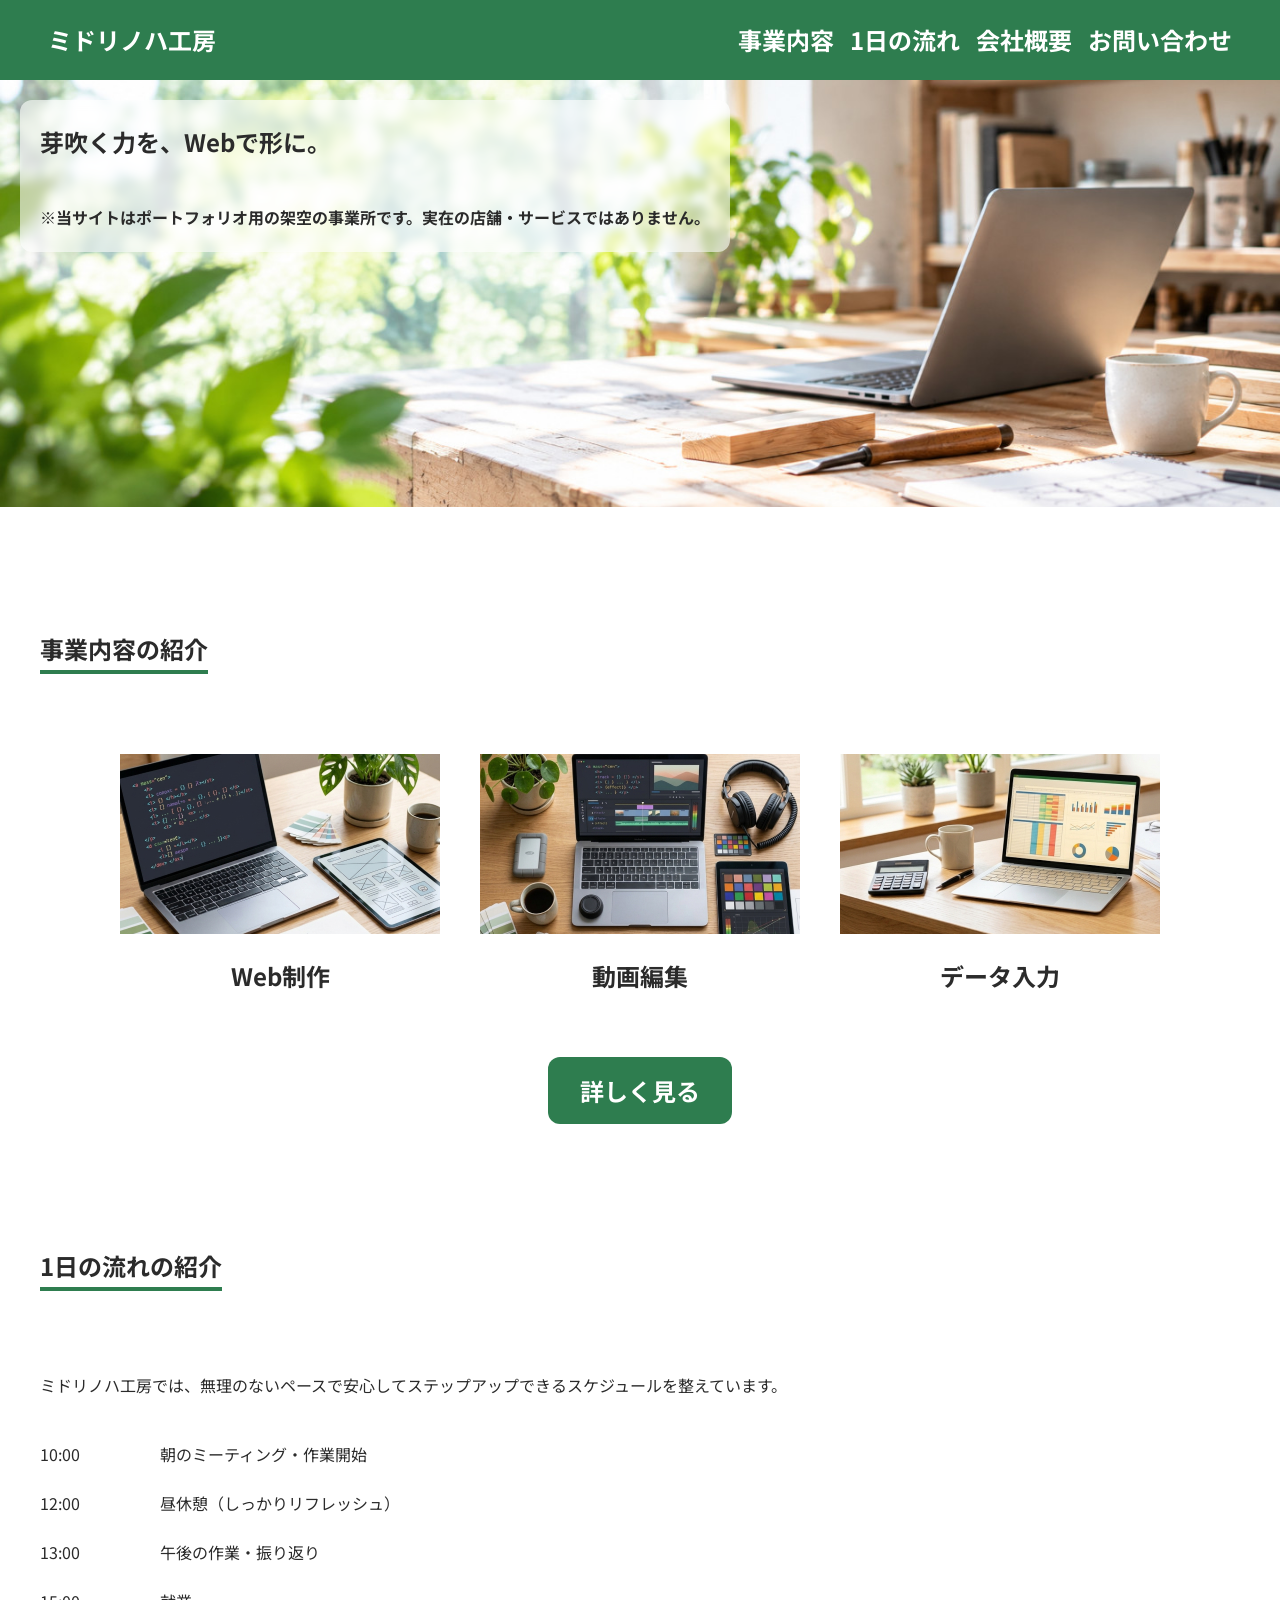
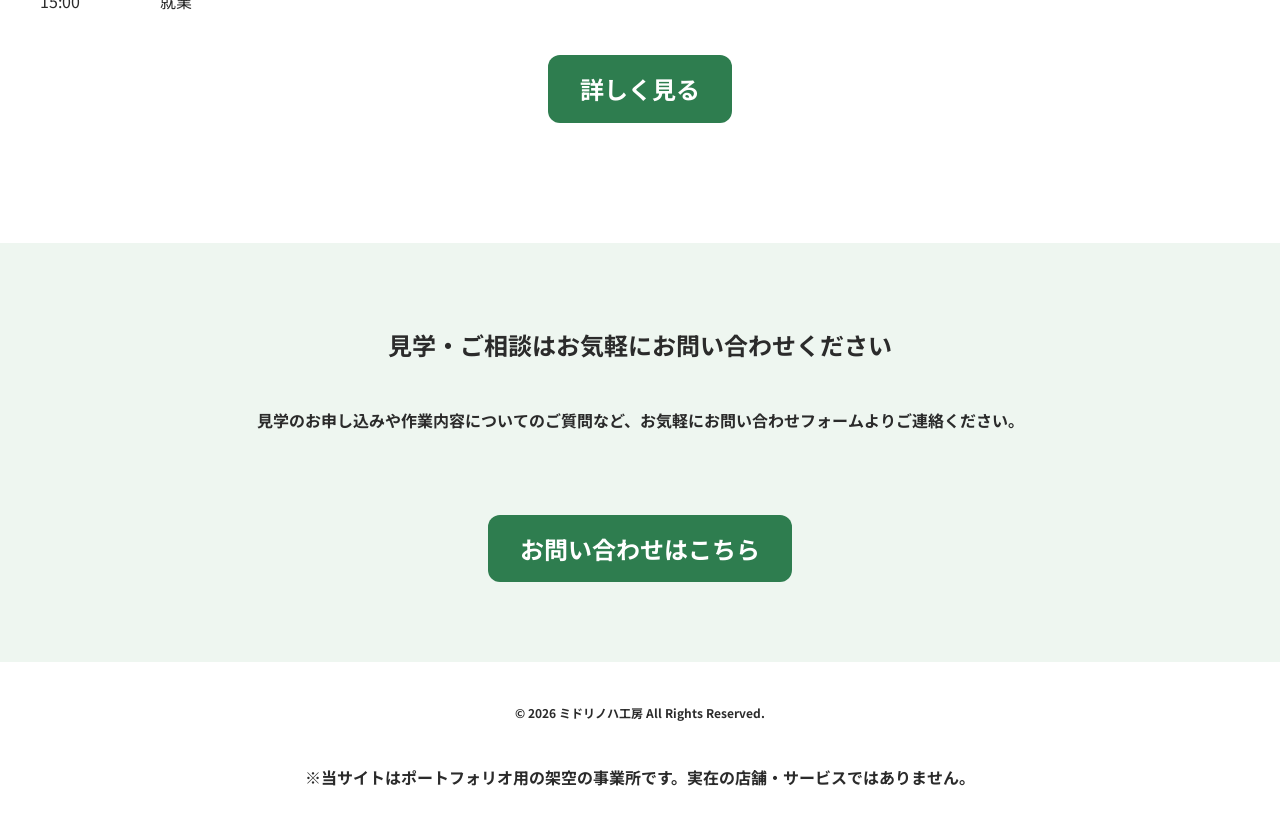
<file: index.html>
<!doctype html>
<html lang="ja">
  <head>
    <meta charset="UTF-8" />
    <meta name="robots" content="noindex, nofollow" />
    <link rel="icon" href="./assets/images/favicon.svg" type="image/svg+xml" />
    <meta name="viewport" content="width=device-width, initial-scale=1.0" />
    <title>ミドリノハ工房</title>
    <meta
      name="description"
      content="一人ひとりのペースで働くことを応援する事業所「ミドリノハ工房」。Web制作・動画編集・データ入力の仕事と1日の流れを紹介します。※ポートフォリオ用の架空のサイトです。"
    />
    <link rel="preconnect" href="https://fonts.googleapis.com" />
    <link rel="preconnect" href="https://fonts.gstatic.com" crossorigin />
    <link
      href="https://fonts.googleapis.com/css2?family=Noto+Sans+JP:wght@100..900&family=Playfair+Display:ital,wght@0,400..900;1,400..900&display=swap"
      rel="stylesheet"
    />
    <link rel="stylesheet" href="./assets/css/ress.min.css" />
    <link rel="stylesheet" href="./assets/css/style.css" />
  </head>
  <body>
    <header class="header">
      <div class="header__inner inner">
        <p class="header__logo"><a href="./index.html">ミドリノハ工房</a></p>
        <button
          class="hamburger"
          aria-label="メニューを開く"
          aria-expanded="false"
          aria-controls="global-nav"
        >
          <span></span>
          <span></span>
          <span></span>
        </button>
        <nav class="nav" id="global-nav" aria-label="グローバルナビゲーション">
          <ul class="nav__list">
            <li><a href="./service.html">事業内容</a></li>
            <li><a href="./schedule.html">1日の流れ</a></li>
            <li><a href="./about.html">会社概要</a></li>
            <li><a href="./contact.html">お問い合わせ</a></li>
          </ul>
        </nav>
      </div>
    </header>

    <main>
      <div class="hero">
        <div class="hero__img">
          <img
            src="./assets/images/hero.jpg"
            alt="陽だまりの木製ワークスペース"
          />
        </div>
        <div class="hero__overlay">
          <h1 class="hero__catch">芽吹く力を、Webで形に。</h1>
          <p class="hero__note">
            ※当サイトはポートフォリオ用の架空の事業所です。実在の店舗・サービスではありません。
          </p>
        </div>
      </div>

      <section class="top-service">
        <div class="inner">
          <h2 class="section-title">事業内容の紹介</h2>
          <ul class="top-service__list">
            <li>
              <figure>
                <img src="./assets/images/service-web.jpg" alt="Web制作" />
                <figcaption>Web制作</figcaption>
              </figure>
            </li>
            <li>
              <figure>
                <img src="./assets/images/service-video.jpg" alt="動画編集" />
                <figcaption>動画編集</figcaption>
              </figure>
            </li>
            <li>
              <figure>
                <img src="./assets/images/service-data.jpg" alt="データ入力" />
                <figcaption>データ入力</figcaption>
              </figure>
            </li>
          </ul>
          <div class="top-service__more">
            <a href="./service.html" class="button">詳しく見る</a>
          </div>
        </div>
      </section>

      <section class="top-schedule">
        <div class="inner">
          <h2 class="section-title">1日の流れの紹介</h2>
          <p class="top-schedule__text">
            ミドリノハ工房では、無理のないペースで安心してステップアップできるスケジュールを整えています。
          </p>
          <ul class="top-schedule__list">
            <li>
              <time datetime="10:00">10:00</time>
              <p>朝のミーティング・作業開始</p>
            </li>
            <li>
              <time datetime="12:00">12:00</time>
              <p>昼休憩（しっかりリフレッシュ）</p>
            </li>
            <li>
              <time datetime="13:00">13:00</time>
              <p>午後の作業・振り返り</p>
            </li>
            <li>
              <time datetime="15:00">15:00</time>
              <p>就業</p>
            </li>
          </ul>
          <div class="top-schedule__more">
            <a href="./schedule.html" class="button">詳しく見る</a>
          </div>
        </div>
      </section>

      <section class="cta">
        <div class="inner">
          <h2 class="cta__title">見学・ご相談はお気軽にお問い合わせください</h2>
          <p class="cta__text">
            見学のお申し込みや作業内容についてのご質問など、お気軽にお問い合わせフォームよりご連絡ください。
          </p>
          <a href="./contact.html" class="button">お問い合わせはこちら</a>
        </div>
      </section>
    </main>

    <footer class="footer">
      <div class="inner">
        <small class="footer__copy">
          © 2026 ミドリノハ工房 All Rights Reserved.
        </small>
        <p class="footer__note">
          ※当サイトはポートフォリオ用の架空の事業所です。実在の店舗・サービスではありません。
        </p>
      </div>
    </footer>

    <script src="./assets/js/main.js"></script>
  </body>
</html>
</file>
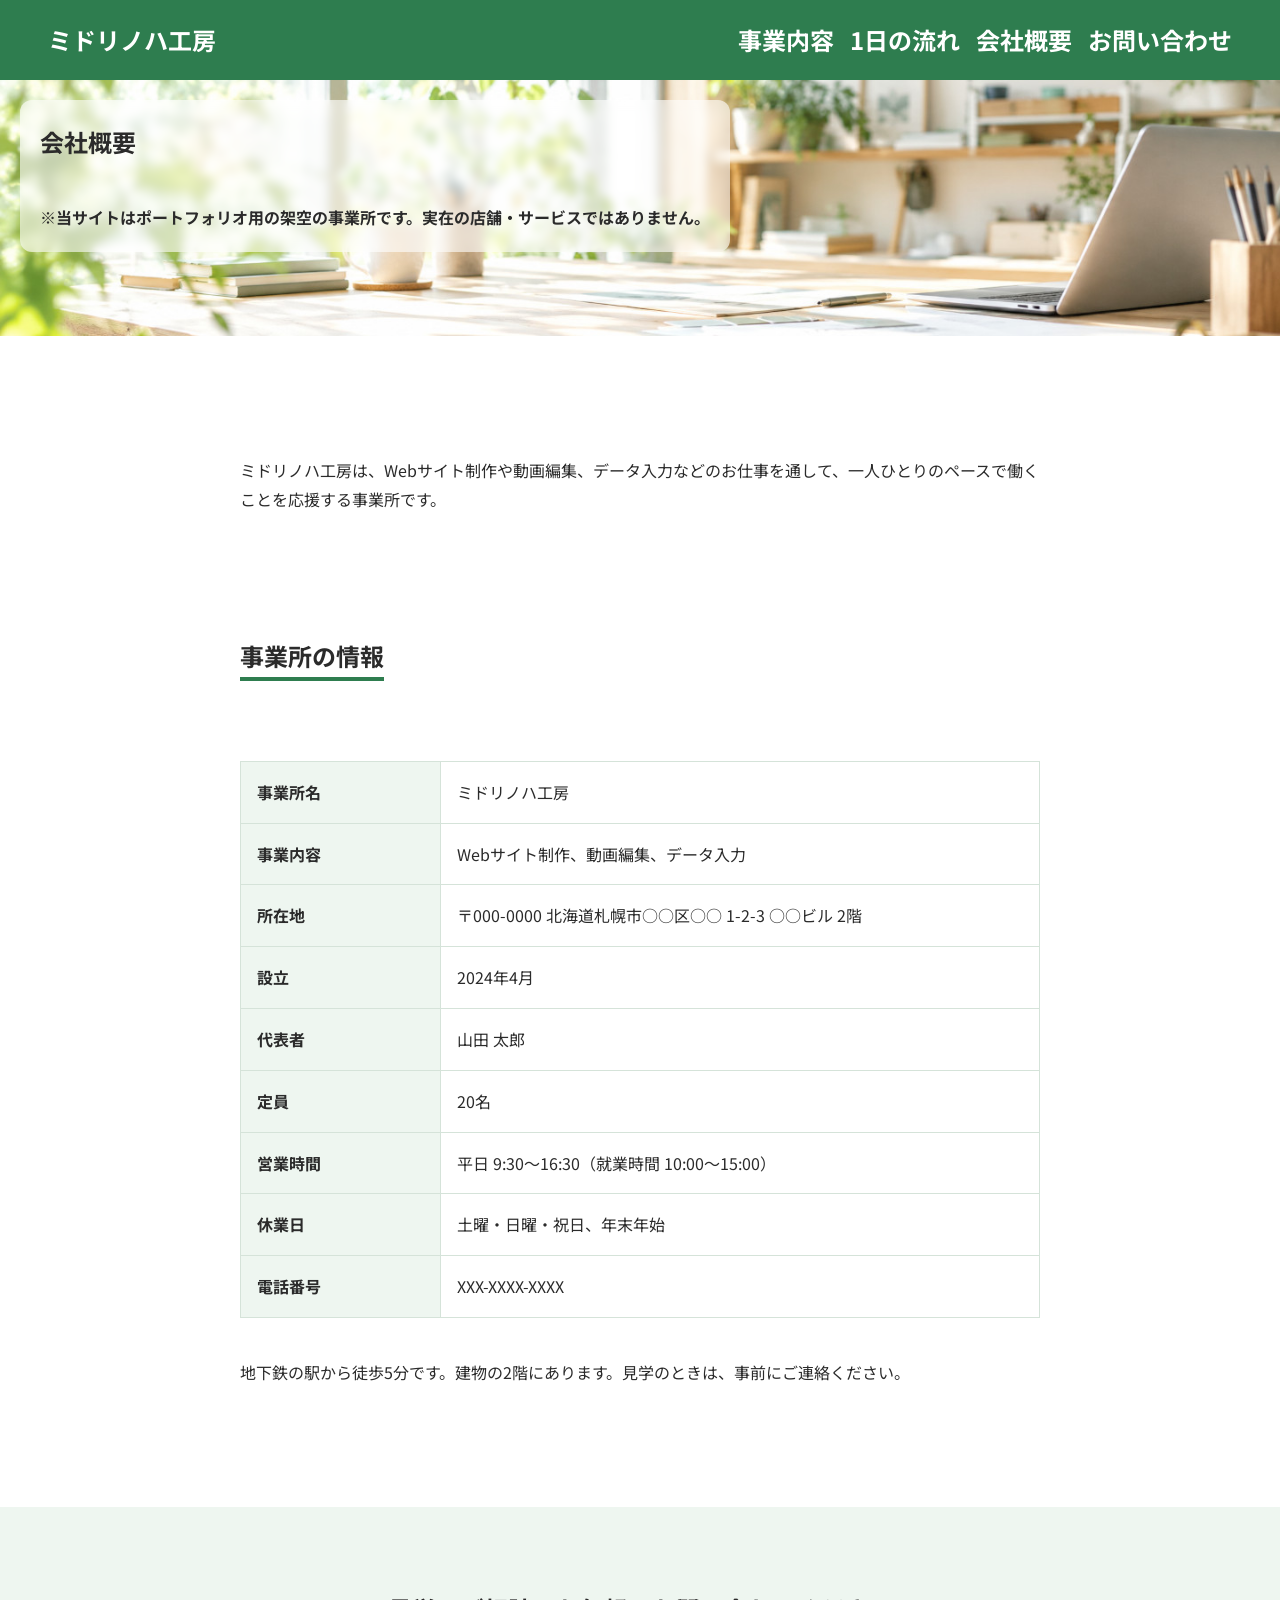
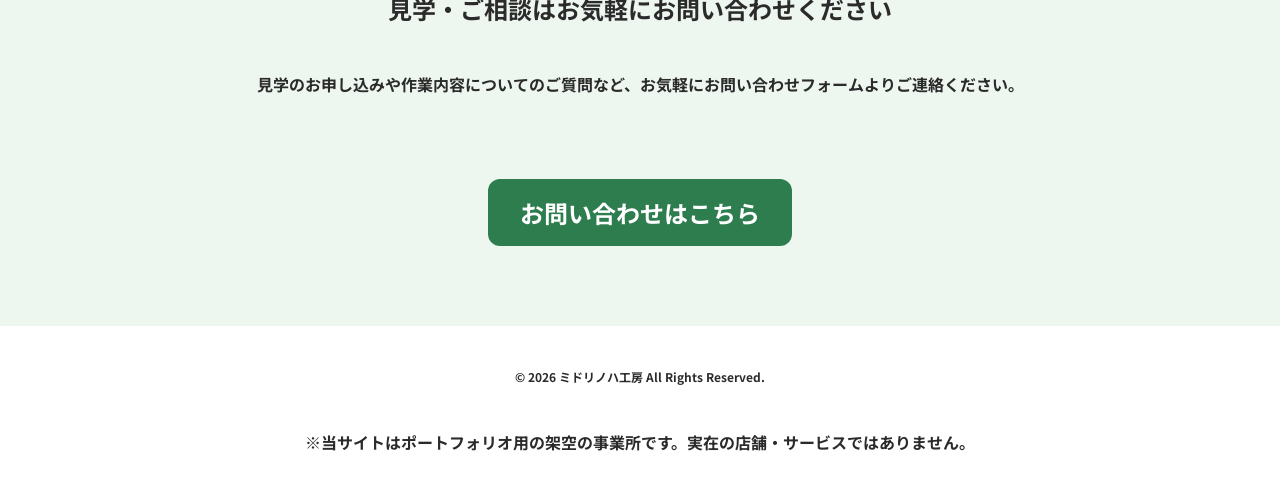
<file: about.html>
<!doctype html>
<html lang="ja">
  <head>
    <meta charset="UTF-8" />
    <meta name="robots" content="noindex, nofollow" />
    <link rel="icon" href="./assets/images/favicon.svg" type="image/svg+xml" />
    <meta name="viewport" content="width=device-width, initial-scale=1.0" />
    <title>会社概要 - ミドリノハ工房</title>
    <meta
      name="description"
      content="ミドリノハ工房の事業所概要です。事業内容、所在地、営業時間、定員などの基本情報をまとめています。※所在地や電話番号は架空のものです。ポートフォリオ用のサイトです。"
    />
    <link rel="preconnect" href="https://fonts.googleapis.com" />
    <link rel="preconnect" href="https://fonts.gstatic.com" crossorigin />
    <link
      href="https://fonts.googleapis.com/css2?family=Noto+Sans+JP:wght@100..900&family=Playfair+Display:ital,wght@0,400..900;1,400..900&display=swap"
      rel="stylesheet"
    />
    <link rel="stylesheet" href="./assets/css/ress.min.css" />
    <link rel="stylesheet" href="./assets/css/style.css" />
  </head>
  <body>
    <header class="header">
      <div class="header__inner inner">
        <p class="header__logo"><a href="./index.html">ミドリノハ工房</a></p>
        <button
          class="hamburger"
          aria-label="メニューを開く"
          aria-expanded="false"
          aria-controls="global-nav"
        >
          <span></span>
          <span></span>
          <span></span>
        </button>
        <nav class="nav" id="global-nav" aria-label="グローバルナビゲーション">
          <ul class="nav__list">
            <li><a href="./service.html">事業内容</a></li>
            <li><a href="./schedule.html">1日の流れ</a></li>
            <li><a href="./about.html">会社概要</a></li>
            <li><a href="./contact.html">お問い合わせ</a></li>
          </ul>
        </nav>
      </div>
    </header>

    <main>
      <div class="page-header">
        <div class="page-header__img">
          <img
            src="./assets/images/page-header.jpg"
            alt="陽光あふれる緑のクリエイティブデスク"
          />
        </div>
        <div class="page-header__overlay">
          <h1 class="page-header__title">会社概要</h1>
          <p class="page-header__note">
            ※当サイトはポートフォリオ用の架空の事業所です。実在の店舗・サービスではありません。
          </p>
        </div>
      </div>

      <div class="about">
        <div class="inner-narrow">
          <p class="page-desc">
            ミドリノハ工房は、Webサイト制作や動画編集、データ入力などのお仕事を通して、一人ひとりのペースで働くことを応援する事業所です。
          </p>
          <section class="about-info">
            <h2 class="section-title">事業所の情報</h2>
            <table class="about-info__table">
              <tbody>
                <tr>
                  <th>事業所名</th>
                  <td>ミドリノハ工房</td>
                </tr>
                <tr>
                  <th>事業内容</th>
                  <td>Webサイト制作、動画編集、データ入力</td>
                </tr>
                <tr>
                  <th>所在地</th>
                  <td>〒000-0000 北海道札幌市○○区○○ 1-2-3 ○○ビル 2階</td>
                </tr>
                <tr>
                  <th>設立</th>
                  <td>2024年4月</td>
                </tr>
                <tr>
                  <th>代表者</th>
                  <td>山田 太郎</td>
                </tr>
                <tr>
                  <th>定員</th>
                  <td>20名</td>
                </tr>
                <tr>
                  <th>営業時間</th>
                  <td>平日 9:30〜16:30（就業時間 10:00〜15:00）</td>
                </tr>
                <tr>
                  <th>休業日</th>
                  <td>土曜・日曜・祝日、年末年始</td>
                </tr>
                <tr>
                  <th>電話番号</th>
                  <td>XXX-XXXX-XXXX</td>
                </tr>
              </tbody>
            </table>
            <p class="about-info__access">
              地下鉄の駅から徒歩5分です。建物の2階にあります。見学のときは、事前にご連絡ください。
            </p>
          </section>
        </div>
      </div>

      <section class="cta">
        <div class="inner">
          <h2 class="cta__title">見学・ご相談はお気軽にお問い合わせください</h2>
          <p class="cta__text">
            見学のお申し込みや作業内容についてのご質問など、お気軽にお問い合わせフォームよりご連絡ください。
          </p>
          <a href="./contact.html" class="button">お問い合わせはこちら</a>
        </div>
      </section>
    </main>

    <footer class="footer">
      <div class="inner">
        <small class="footer__copy">
          © 2026 ミドリノハ工房 All Rights Reserved.
        </small>
        <p class="footer__note">
          ※当サイトはポートフォリオ用の架空の事業所です。実在の店舗・サービスではありません。
        </p>
      </div>
    </footer>

    <script src="./assets/js/main.js"></script>
  </body>
</html>
</file>
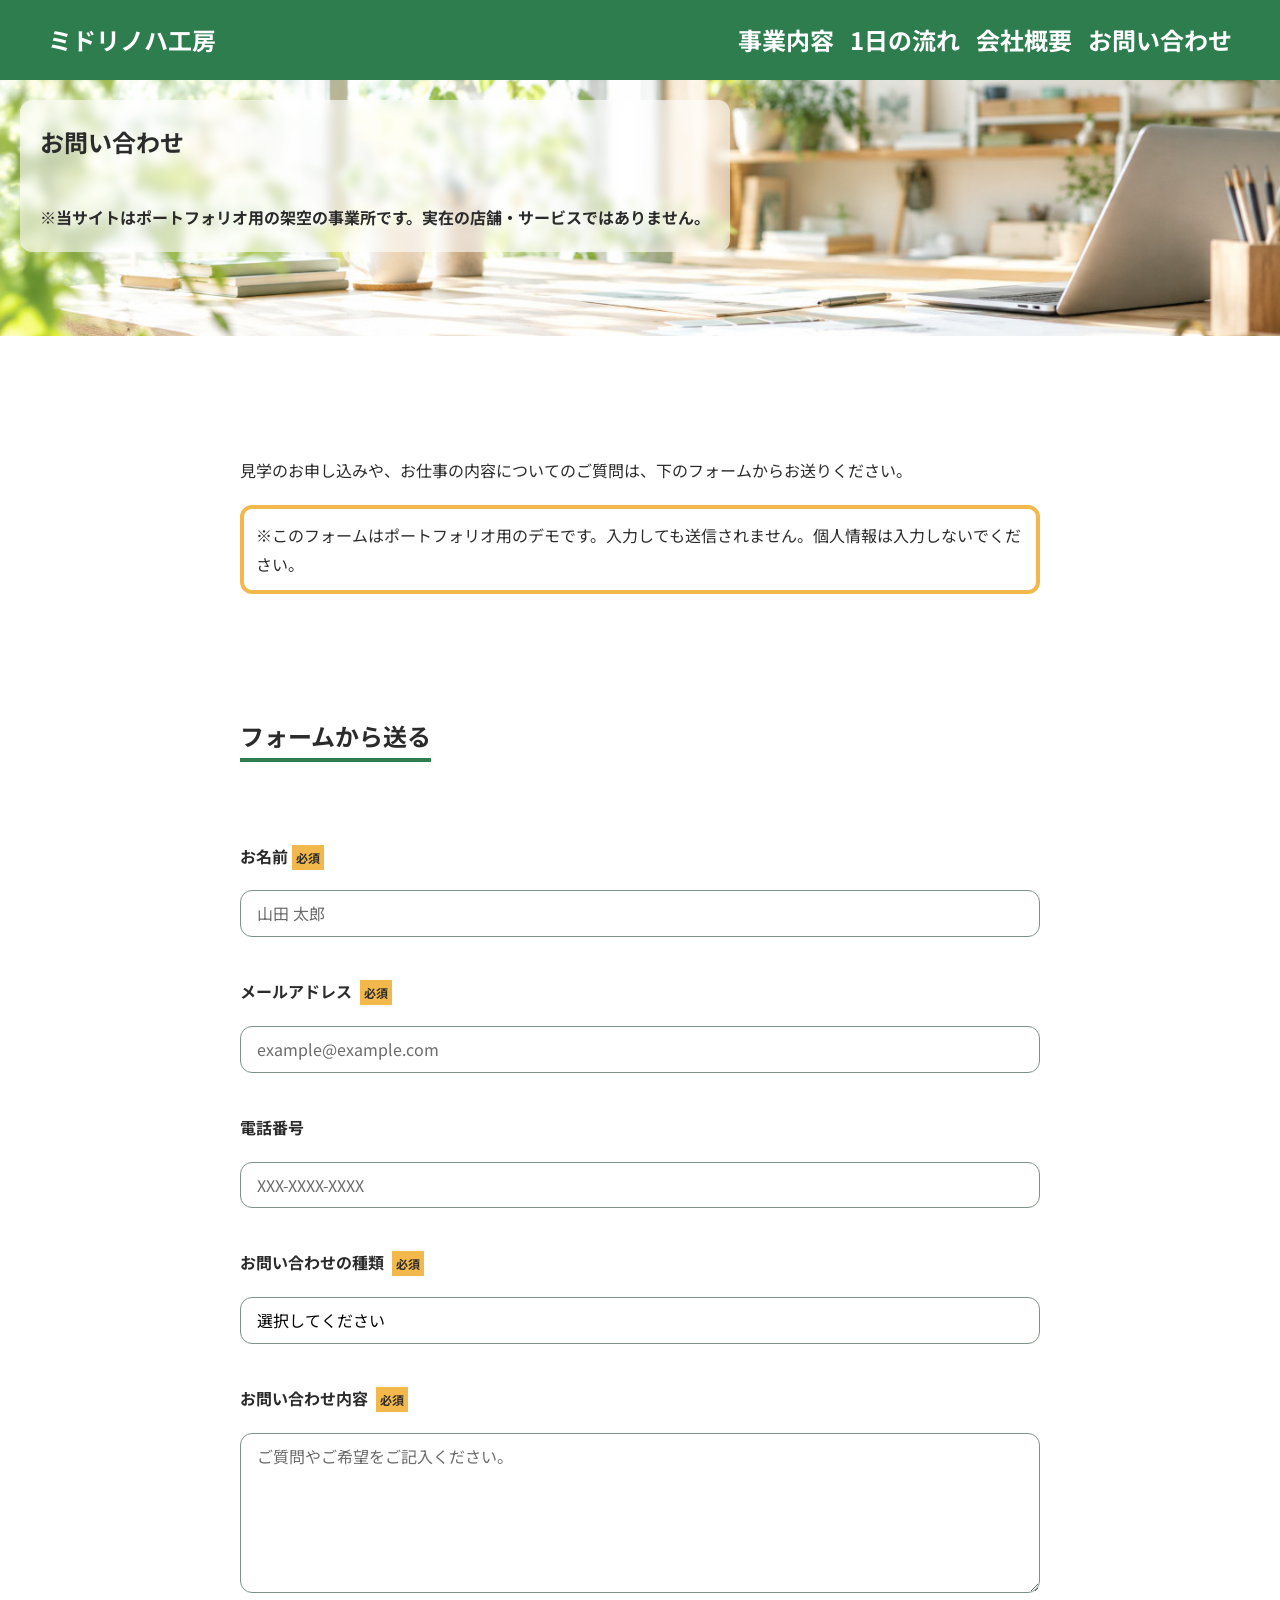
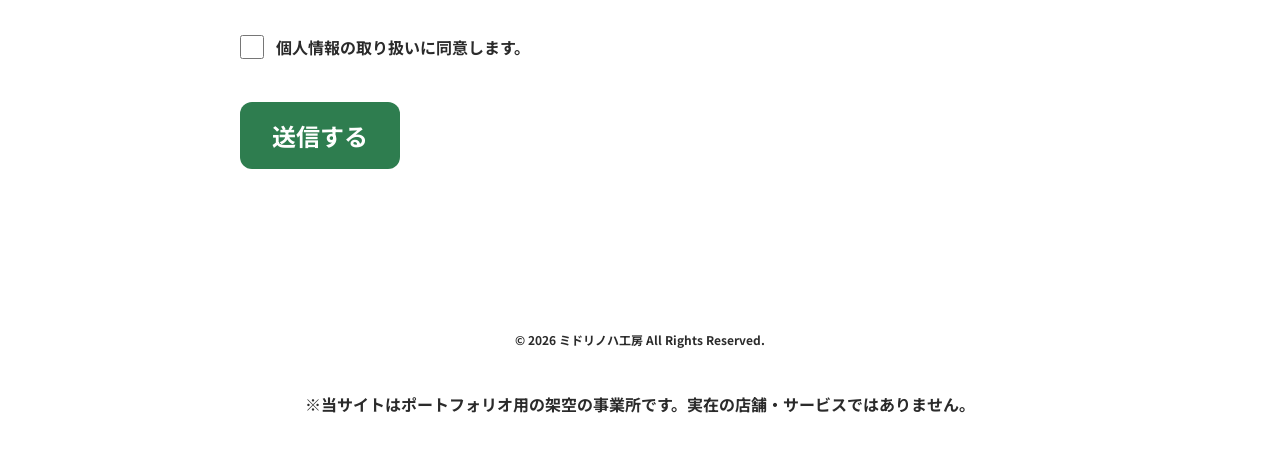
<file: contact.html>
<!doctype html>
<html lang="ja">
  <head>
    <meta charset="UTF-8" />
    <meta name="robots" content="noindex, nofollow" />
    <link rel="icon" href="./assets/images/favicon.svg" type="image/svg+xml" />
    <meta name="viewport" content="width=device-width, initial-scale=1.0" />
    <title>お問い合わせ - ミドリノハ工房</title>
    <meta
      name="description"
      content="ミドリノハ工房への見学のお申し込みやご質問のためのお問い合わせフォームです。※デモのため、入力しても送信されません。ポートフォリオ用の架空のサイトです。"
    />
    <link rel="preconnect" href="https://fonts.googleapis.com" />
    <link rel="preconnect" href="https://fonts.gstatic.com" crossorigin />
    <link
      href="https://fonts.googleapis.com/css2?family=Noto+Sans+JP:wght@100..900&family=Playfair+Display:ital,wght@0,400..900;1,400..900&display=swap"
      rel="stylesheet"
    />
    <link rel="stylesheet" href="./assets/css/ress.min.css" />
    <link rel="stylesheet" href="./assets/css/style.css" />
  </head>
  <body>
    <header class="header">
      <div class="header__inner inner">
        <p class="header__logo"><a href="./index.html">ミドリノハ工房</a></p>
        <button
          class="hamburger"
          aria-label="メニューを開く"
          aria-expanded="false"
          aria-controls="global-nav"
        >
          <span></span>
          <span></span>
          <span></span>
        </button>
        <nav class="nav" id="global-nav" aria-label="グローバルナビゲーション">
          <ul class="nav__list">
            <li><a href="./service.html">事業内容</a></li>
            <li><a href="./schedule.html">1日の流れ</a></li>
            <li><a href="./about.html">会社概要</a></li>
            <li><a href="./contact.html">お問い合わせ</a></li>
          </ul>
        </nav>
      </div>
    </header>

    <main>
      <div class="page-header">
        <div class="page-header__img">
          <img
            src="./assets/images/page-header.jpg"
            alt="陽光あふれる緑のクリエイティブデスク"
          />
        </div>
        <div class="page-header__overlay">
          <h1 class="page-header__title">お問い合わせ</h1>
          <p class="page-header__note">
            ※当サイトはポートフォリオ用の架空の事業所です。実在の店舗・サービスではありません。
          </p>
        </div>
      </div>

      <div class="contact">
        <div class="inner-narrow">
          <div class="page-desc">
            <p>
              見学のお申し込みや、お仕事の内容についてのご質問は、下のフォームからお送りください。
            </p>
            <p class="contact__note">
              ※このフォームはポートフォリオ用のデモです。入力しても送信されません。個人情報は入力しないでください。
            </p>
          </div>
          <section class="contact-form">
            <h2 class="section-title">フォームから送る</h2>
            <form>
              <div class="contact-form__field">
                <label for="contact-name" class="is-required">お名前</label>
                <input
                  type="text"
                  name="contact-name"
                  id="contact-name"
                  required
                  placeholder="山田 太郎"
                />
              </div>
              <div class="contact-form__field">
                <label for="contact-email" class="is-required">
                  メールアドレス
                </label>
                <input
                  type="email"
                  name="contact-email"
                  id="contact-email"
                  required
                  placeholder="example@example.com"
                />
              </div>
              <div class="contact-form__field">
                <label for="contact-tel">電話番号</label>
                <input
                  type="tel"
                  name="contact-tel"
                  id="contact-tel"
                  placeholder="XXX-XXXX-XXXX"
                />
              </div>
              <div class="contact-form__field">
                <label for="contact-type" class="is-required">
                  お問い合わせの種類
                </label>
                <select name="contact-type" id="contact-type" required>
                  <option value="">選択してください</option>
                  <option value="visit">見学を希望する</option>
                  <option value="service">事業内容について知りたい</option>
                  <option value="flow">利用の流れについて知りたい</option>
                  <option value="other">その他</option>
                </select>
              </div>
              <div class="contact-form__field">
                <label for="contact-message" class="is-required">
                  お問い合わせ内容
                </label>
                <textarea
                  name="contact-message"
                  id="contact-message"
                  required
                  placeholder="ご質問やご希望をご記入ください。"
                ></textarea>
              </div>
              <div class="contact-form__privacy-field">
                <input
                  type="checkbox"
                  name="contact-privacy"
                  id="contact-privacy"
                  required
                />
                <label for="contact-privacy">
                  個人情報の取り扱いに同意します。
                </label>
              </div>
              <button type="submit" class="button">送信する</button>
              <p class="contact-form__result" role="status" hidden>
                お問い合わせありがとうございます。※これはデモのため、実際には送信されていません。
              </p>
            </form>
          </section>
        </div>
      </div>
    </main>

    <footer class="footer">
      <div class="inner">
        <small class="footer__copy">
          © 2026 ミドリノハ工房 All Rights Reserved.
        </small>
        <p class="footer__note">
          ※当サイトはポートフォリオ用の架空の事業所です。実在の店舗・サービスではありません。
        </p>
      </div>
    </footer>

    <script src="./assets/js/main.js"></script>
  </body>
</html>
</file>
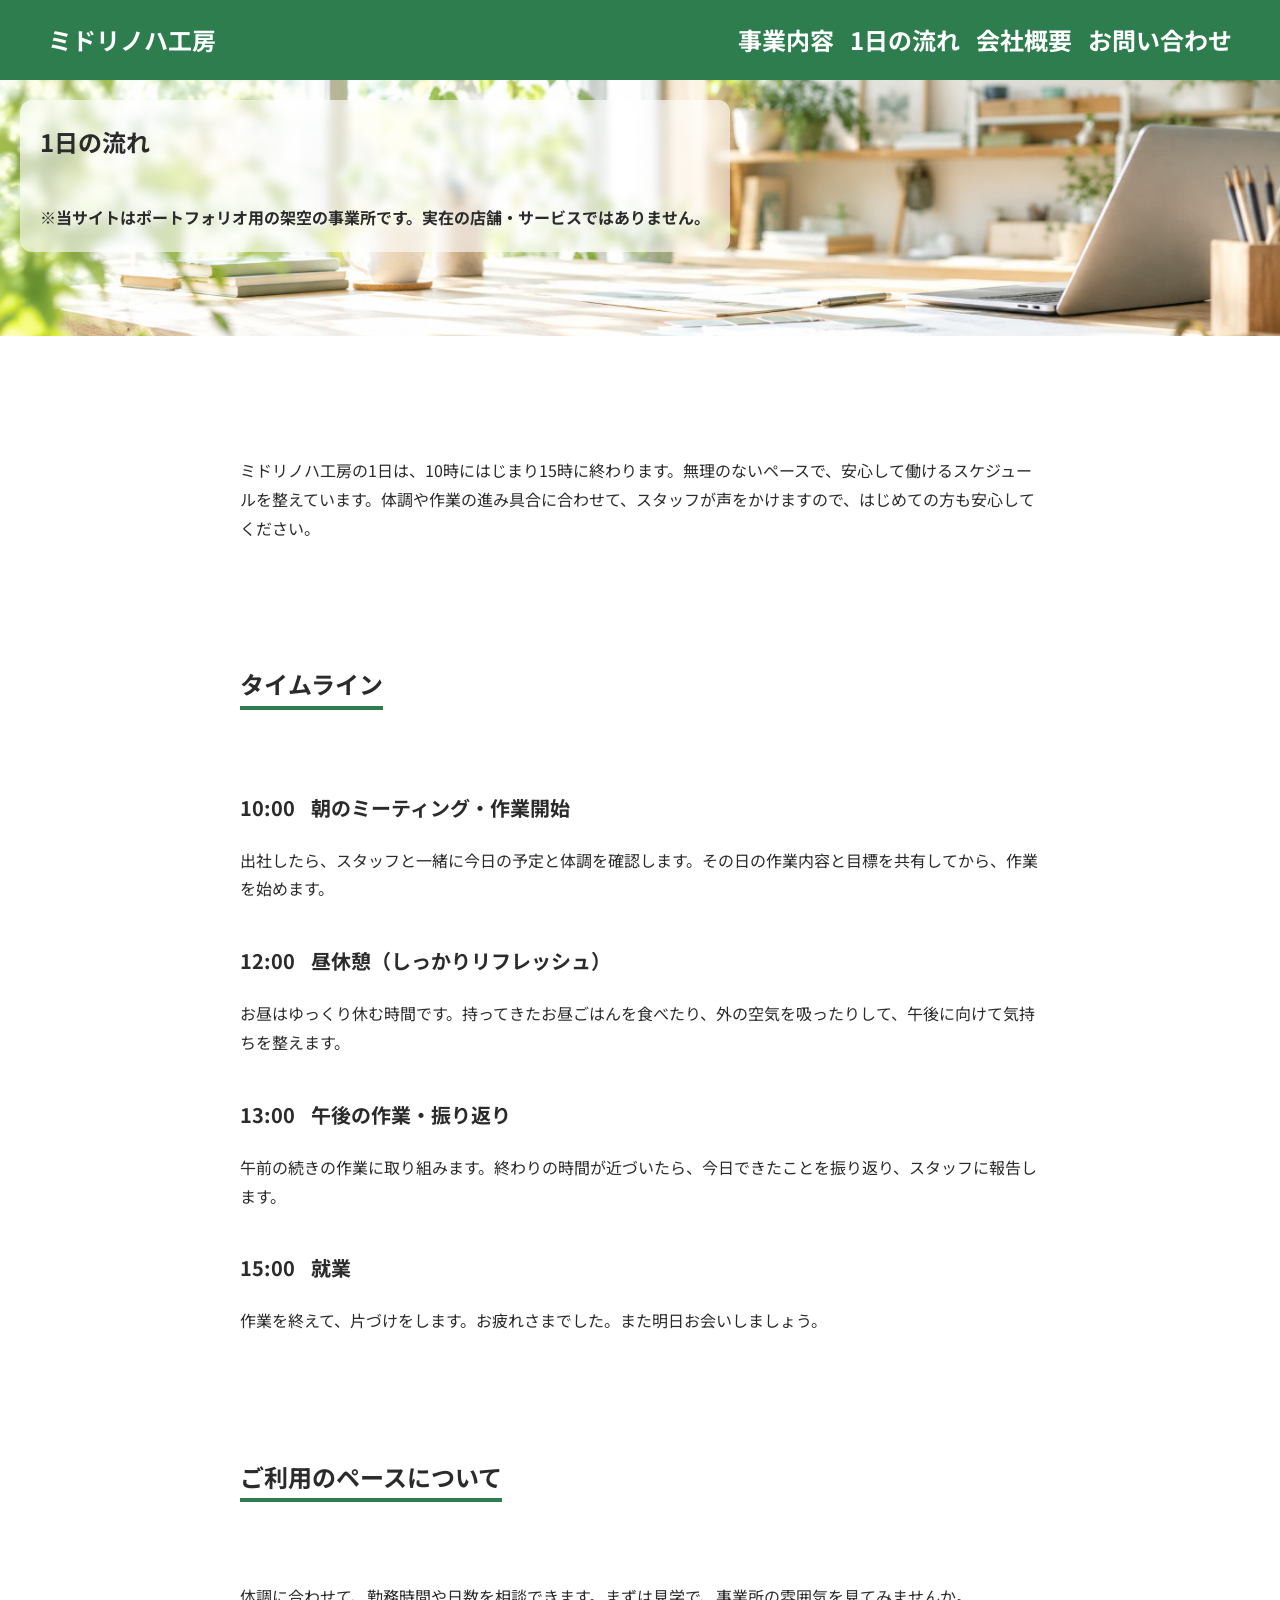
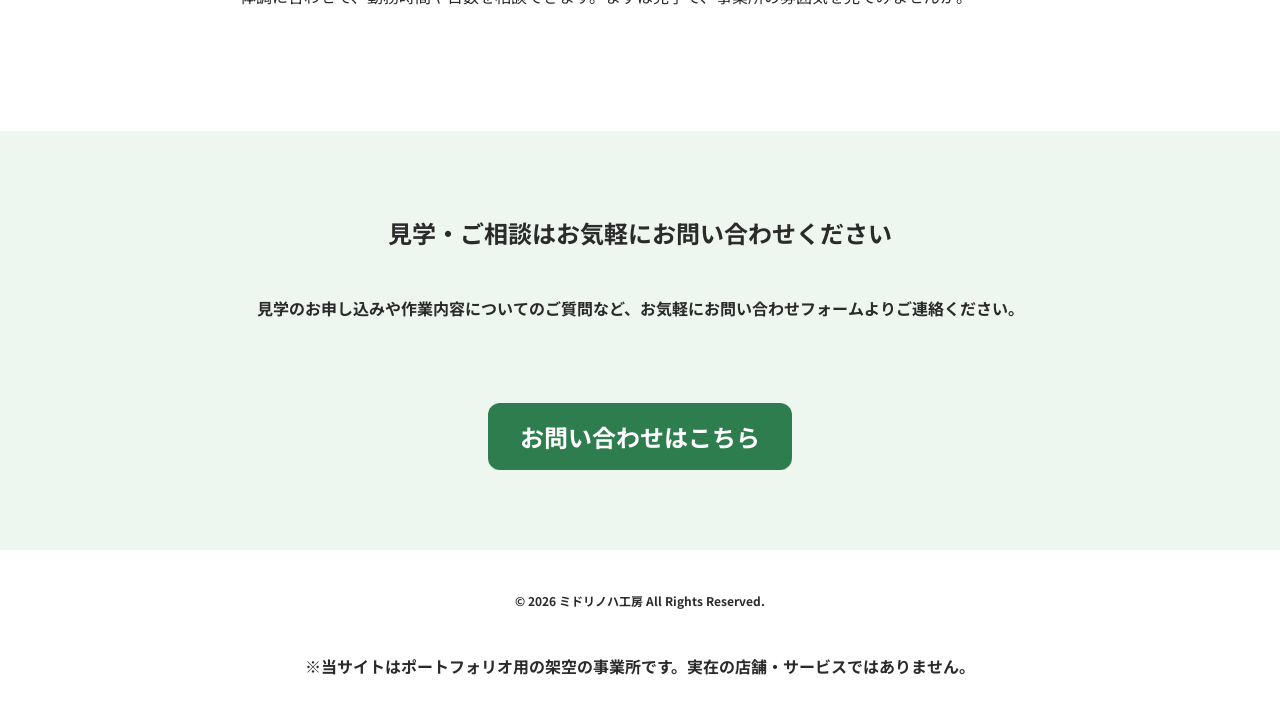
<file: schedule.html>
<!doctype html>
<html lang="ja">
  <head>
    <meta charset="UTF-8" />
    <meta name="robots" content="noindex, nofollow" />
    <link rel="icon" href="./assets/images/favicon.svg" type="image/svg+xml" />
    <meta name="viewport" content="width=device-width, initial-scale=1.0" />
    <title>1日の流れ - ミドリノハ工房</title>
    <meta
      name="description"
      content="ミドリノハ工房の1日の流れを紹介します。10時の朝のミーティングから15時の就業まで、無理のないスケジュールとご利用のペースをご案内します。※ポートフォリオ用の架空のサイトです。"
    />
    <link rel="preconnect" href="https://fonts.googleapis.com" />
    <link rel="preconnect" href="https://fonts.gstatic.com" crossorigin />
    <link
      href="https://fonts.googleapis.com/css2?family=Noto+Sans+JP:wght@100..900&family=Playfair+Display:ital,wght@0,400..900;1,400..900&display=swap"
      rel="stylesheet"
    />
    <link rel="stylesheet" href="./assets/css/ress.min.css" />
    <link rel="stylesheet" href="./assets/css/style.css" />
  </head>
  <body>
    <header class="header">
      <div class="header__inner inner">
        <p class="header__logo"><a href="./index.html">ミドリノハ工房</a></p>
        <button
          class="hamburger"
          aria-label="メニューを開く"
          aria-expanded="false"
          aria-controls="global-nav"
        >
          <span></span>
          <span></span>
          <span></span>
        </button>
        <nav class="nav" id="global-nav" aria-label="グローバルナビゲーション">
          <ul class="nav__list">
            <li><a href="./service.html">事業内容</a></li>
            <li><a href="./schedule.html">1日の流れ</a></li>
            <li><a href="./about.html">会社概要</a></li>
            <li><a href="./contact.html">お問い合わせ</a></li>
          </ul>
        </nav>
      </div>
    </header>

    <main>
      <div class="page-header">
        <div class="page-header__img">
          <img
            src="./assets/images/page-header.jpg"
            alt="陽光あふれる緑のクリエイティブデスク"
          />
        </div>
        <div class="page-header__overlay">
          <h1 class="page-header__title">1日の流れ</h1>
          <p class="page-header__note">
            ※当サイトはポートフォリオ用の架空の事業所です。実在の店舗・サービスではありません。
          </p>
        </div>
      </div>

      <div class="schedule">
        <div class="inner-narrow">
          <p class="page-desc">
            ミドリノハ工房の1日は、10時にはじまり15時に終わります。無理のないペースで、安心して働けるスケジュールを整えています。体調や作業の進み具合に合わせて、スタッフが声をかけますので、はじめての方も安心してください。
          </p>
          <section class="timeline">
            <h2 class="section-title">タイムライン</h2>
            <h3 class="timeline__title">
              <time datetime="10:00">10:00</time>
              <span>朝のミーティング・作業開始</span>
            </h3>
            <p>
              出社したら、スタッフと一緒に今日の予定と体調を確認します。その日の作業内容と目標を共有してから、作業を始めます。
            </p>
            <h3 class="timeline__title">
              <time datetime="12:00">12:00</time>
              <span>昼休憩（しっかりリフレッシュ）</span>
            </h3>
            <p>
              お昼はゆっくり休む時間です。持ってきたお昼ごはんを食べたり、外の空気を吸ったりして、午後に向けて気持ちを整えます。
            </p>
            <h3 class="timeline__title">
              <time datetime="13:00">13:00</time>
              <span>午後の作業・振り返り</span>
            </h3>
            <p>
              午前の続きの作業に取り組みます。終わりの時間が近づいたら、今日できたことを振り返り、スタッフに報告します。
            </p>
            <h3 class="timeline__title">
              <time datetime="15:00">15:00</time>
              <span>就業</span>
            </h3>
            <p>
              作業を終えて、片づけをします。お疲れさまでした。また明日お会いしましょう。
            </p>
          </section>
          <section class="support-pace">
            <h2 class="section-title">ご利用のペースについて</h2>
            <p>
              体調に合わせて、勤務時間や日数を相談できます。まずは見学で、事業所の雰囲気を見てみませんか。
            </p>
          </section>
        </div>
      </div>

      <section class="cta">
        <div class="inner">
          <h2 class="cta__title">見学・ご相談はお気軽にお問い合わせください</h2>
          <p class="cta__text">
            見学のお申し込みや作業内容についてのご質問など、お気軽にお問い合わせフォームよりご連絡ください。
          </p>
          <a href="./contact.html" class="button">お問い合わせはこちら</a>
        </div>
      </section>
    </main>

    <footer class="footer">
      <div class="inner">
        <small class="footer__copy">
          © 2026 ミドリノハ工房 All Rights Reserved.
        </small>
        <p class="footer__note">
          ※当サイトはポートフォリオ用の架空の事業所です。実在の店舗・サービスではありません。
        </p>
      </div>
    </footer>

    <script src="./assets/js/main.js"></script>
  </body>
</html>
</file>
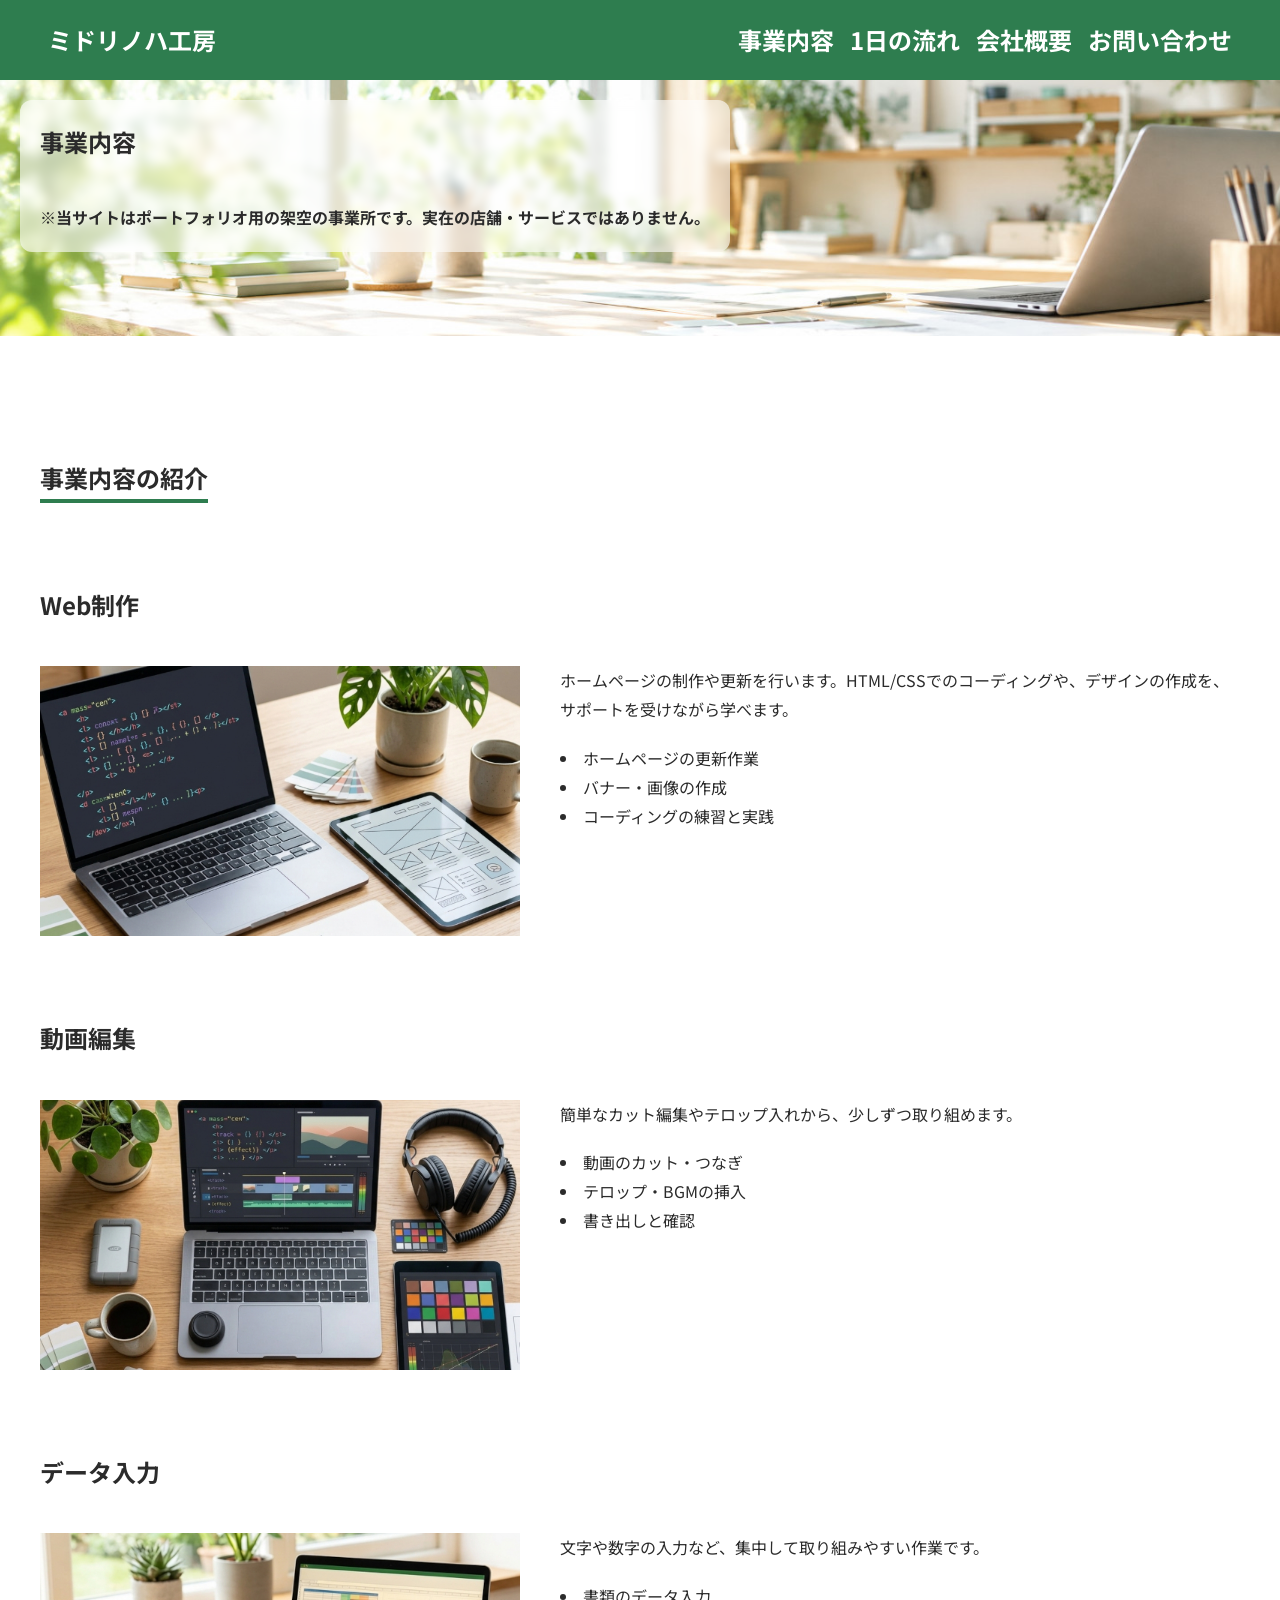
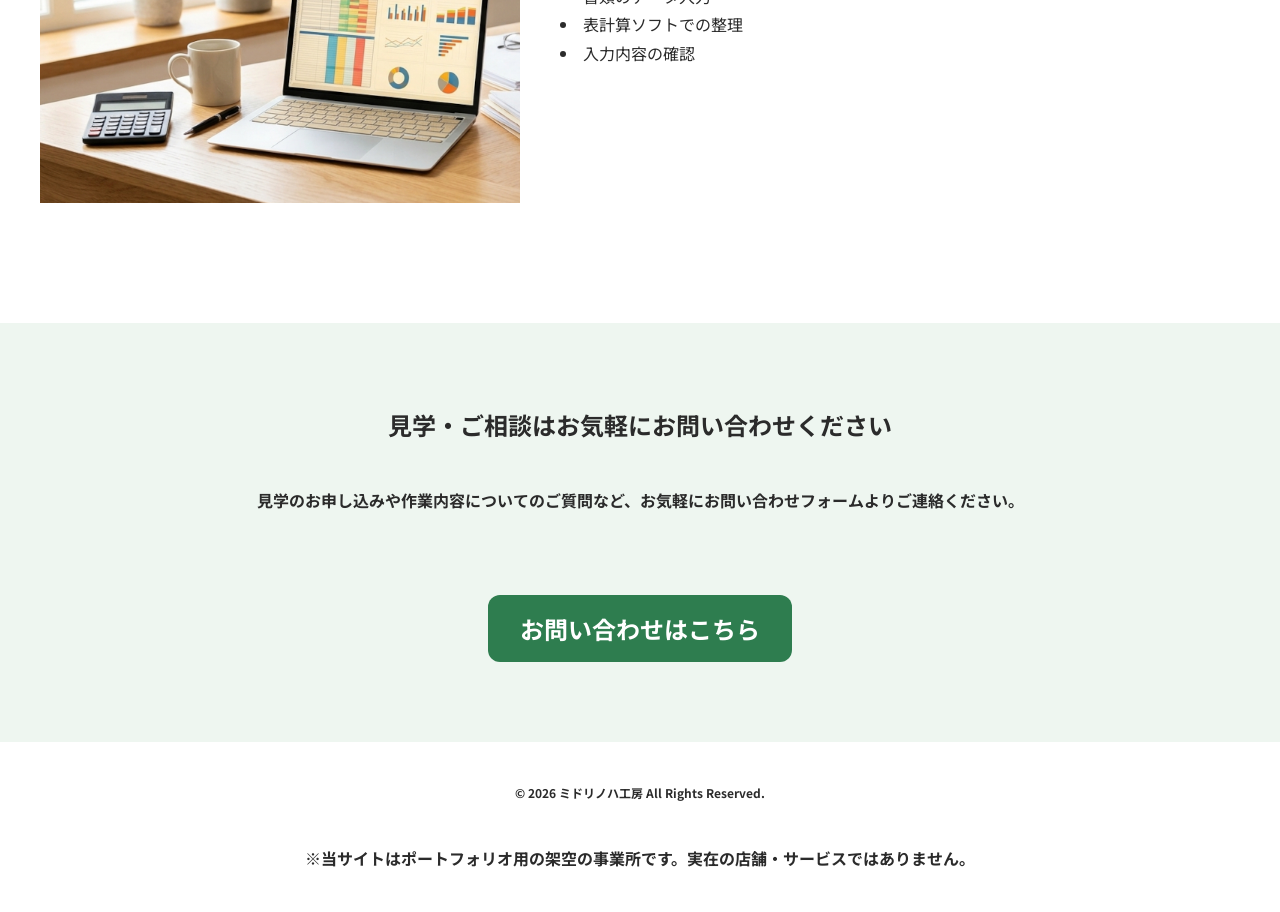
<file: service.html>
<!doctype html>
<html lang="ja">
  <head>
    <meta charset="UTF-8" />
    <meta name="robots" content="noindex, nofollow" />
    <link rel="icon" href="./assets/images/favicon.svg" type="image/svg+xml" />
    <meta name="viewport" content="width=device-width, initial-scale=1.0" />
    <title>事業内容 - ミドリノハ工房</title>
    <meta
      name="description"
      content="ミドリノハ工房の事業内容を紹介します。Web制作、動画編集、データ入力の3つの仕事について、取り組む内容をまとめています。※ポートフォリオ用の架空のサイトです。"
    />
    <link rel="preconnect" href="https://fonts.googleapis.com" />
    <link rel="preconnect" href="https://fonts.gstatic.com" crossorigin />
    <link
      href="https://fonts.googleapis.com/css2?family=Noto+Sans+JP:wght@100..900&family=Playfair+Display:ital,wght@0,400..900;1,400..900&display=swap"
      rel="stylesheet"
    />
    <link rel="stylesheet" href="./assets/css/ress.min.css" />
    <link rel="stylesheet" href="./assets/css/style.css" />
  </head>
  <body>
    <header class="header">
      <div class="header__inner inner">
        <p class="header__logo"><a href="./index.html">ミドリノハ工房</a></p>
        <button
          class="hamburger"
          aria-label="メニューを開く"
          aria-expanded="false"
          aria-controls="global-nav"
        >
          <span></span>
          <span></span>
          <span></span>
        </button>
        <nav class="nav" id="global-nav" aria-label="グローバルナビゲーション">
          <ul class="nav__list">
            <li><a href="./service.html">事業内容</a></li>
            <li><a href="./schedule.html">1日の流れ</a></li>
            <li><a href="./about.html">会社概要</a></li>
            <li><a href="./contact.html">お問い合わせ</a></li>
          </ul>
        </nav>
      </div>
    </header>

    <main>
      <div class="page-header">
        <div class="page-header__img">
          <img
            src="./assets/images/page-header.jpg"
            alt="陽光あふれる緑のクリエイティブデスク"
          />
        </div>
        <div class="page-header__overlay">
          <h1 class="page-header__title">事業内容</h1>
          <p class="page-header__note">
            ※当サイトはポートフォリオ用の架空の事業所です。実在の店舗・サービスではありません。
          </p>
        </div>
      </div>

      <section class="service">
        <div class="inner">
          <h2 class="section-title">事業内容の紹介</h2>
          <ul class="service__list">
            <li>
              <h3 class="service__title">Web制作</h3>
              <div class="service__item">
                <div class="service__img">
                  <img src="./assets/images/service-web.jpg" alt="Web制作" />
                </div>
                <div class="service__text">
                  <p>
                    ホームページの制作や更新を行います。HTML/CSSでのコーディングや、デザインの作成を、サポートを受けながら学べます。
                  </p>
                  <ul>
                    <li>ホームページの更新作業</li>
                    <li>バナー・画像の作成</li>
                    <li>コーディングの練習と実践</li>
                  </ul>
                </div>
              </div>
            </li>
            <li>
              <h3 class="service__title">動画編集</h3>
              <div class="service__item">
                <div class="service__img">
                  <img src="./assets/images/service-video.jpg" alt="動画編集" />
                </div>

                <div class="service__text">
                  <p>
                    簡単なカット編集やテロップ入れから、少しずつ取り組めます。
                  </p>
                  <ul>
                    <li>動画のカット・つなぎ</li>
                    <li>テロップ・BGMの挿入</li>
                    <li>書き出しと確認</li>
                  </ul>
                </div>
              </div>
            </li>
            <li>
              <h3 class="service__title">データ入力</h3>
              <div class="service__item">
                <div class="service__img">
                  <img
                    src="./assets/images/service-data.jpg"
                    alt="データ入力"
                  />
                </div>
                <div class="service__text">
                  <p>文字や数字の入力など、集中して取り組みやすい作業です。</p>
                  <ul>
                    <li>書類のデータ入力</li>
                    <li>表計算ソフトでの整理</li>
                    <li>入力内容の確認</li>
                  </ul>
                </div>
              </div>
            </li>
          </ul>
        </div>
      </section>

      <section class="cta">
        <div class="inner">
          <h2 class="cta__title">見学・ご相談はお気軽にお問い合わせください</h2>
          <p class="cta__text">
            見学のお申し込みや作業内容についてのご質問など、お気軽にお問い合わせフォームよりご連絡ください。
          </p>
          <a href="./contact.html" class="button">お問い合わせはこちら</a>
        </div>
      </section>
    </main>

    <footer class="footer">
      <div class="inner">
        <small class="footer__copy">
          © 2026 ミドリノハ工房 All Rights Reserved.
        </small>
        <p class="footer__note">
          ※当サイトはポートフォリオ用の架空の事業所です。実在の店舗・サービスではありません。
        </p>
      </div>
    </footer>

    <script src="./assets/js/main.js"></script>
  </body>
</html>
</file>
<file: assets/css/style.css>
@charset "utf-8";

/* base */
:root {
  --color-primary: #2e7d4f;
  --color-primary-dark: #25663f;
  --color-bg: #ffffff;
  --color-bg-light: #eef6f0;
  --color-text: #2b2b2b;
  --color-text-sub: #6b6b6b;
  --color-border: #d5e3d9;
  --color-border-input: #7f9186;
  --color-accent: #f2b84b;
  --color-white: #ffffff;
  --color-error: #b3261e;
}

html {
  font-size: 100%;
}

body {
  background-color: var(--color-bg);
  color: var(--color-text);
  font-family:
    "Noto Sans JP", "Hiragino Sans", "Yu Gothic", "Meiryo", sans-serif;
  font-size: 1rem;
  line-height: 1.8;
}

img {
  max-width: 100%;
  vertical-align: bottom;
}

li {
  list-style: none;
}

a {
  text-decoration: none;
}

button {
  cursor: pointer;
}

.inner {
  max-width: 1440px;
  padding: 0 40px;
  margin: 0 auto;
}

.inner-narrow {
  max-width: 880px;
  padding: 0 40px;
  margin: 0 auto;
}

/* section */
.section-title {
  display: inline-block;
  font-size: 1.5rem;
  font-weight: bold;
  margin-bottom: 80px;
  border-bottom: 4px solid var(--color-primary);
}

.page-desc {
  margin-bottom: 120px;
}

/* button */
.button {
  display: inline-block;
  padding: 12px 32px;
  background-color: var(--color-primary);
  border-radius: 12px;
  font-size: 1.5rem;
  font-weight: bold;
}

.button,
.button:link,
.button:visited {
  color: var(--color-white);
}

.button:hover {
  background-color: var(--color-primary-dark);
}

/* header */
.header {
  background-color: var(--color-primary);
  height: 80px;
}

.header__inner {
  display: flex;
  justify-content: space-between;
  align-items: center;
  gap: 20px;
}

.header__logo {
  font-size: 1.5rem;
  font-weight: bold;
}

.nav__list {
  display: flex;
  font-size: 1.5rem;
  font-weight: bold;
}

.header__logo a,
.nav__list a {
  display: flex;
  height: 80px;
  padding-inline: 8px;
  align-items: center;
}

.header a,
.header a:link,
.header a:visited {
  color: var(--color-white);
}

.header__logo a:hover {
  background-color: var(--color-primary-dark);
}

.nav__list a:hover {
  background-color: var(--color-primary-dark);
}

.hamburger {
  display: none;
}

/* hero */
/* page-header */
.hero,
.page-header {
  position: relative;
  margin-bottom: 120px;
}

.hero__img > img {
  width: 100%;
  aspect-ratio: 3 / 1;
  object-fit: cover;
}

.page-header__img > img {
  width: 100%;
  aspect-ratio: 5 / 1;
  object-fit: cover;
}

.hero__overlay,
.page-header__overlay {
  position: absolute;
  top: 20px;
  left: 20px;
  background-color: rgba(255, 255, 255, 0.6);
  backdrop-filter: blur(4px);
  border-radius: 12px;
  padding: 20px;
}

.hero__catch,
.page-header__title {
  font-size: 1.5rem;
  font-weight: bold;
  margin-bottom: 40px;
}

.hero__note,
.page-header__note {
  font-weight: bold;
}

/* cta */
.cta {
  padding: 80px 0;
  background-color: var(--color-bg-light);
  text-align: center;
}

.cta__title {
  font-size: 1.5rem;
  font-weight: bold;
  margin-bottom: 40px;
}

.cta__text {
  font-weight: bold;
  margin-bottom: 80px;
}

/* footer */
.footer {
  padding: 40px 0;
  text-align: center;
}

.footer__copy {
  display: block;
  font-size: 0.75rem;
  font-weight: bold;
  margin-bottom: 40px;
}

.footer__note {
  font-weight: bold;
}

/* == top page == */

/* top-service */
.top-service {
  margin-bottom: 120px;
}

.top-service__list {
  display: flex;
  justify-content: center;
  align-items: center;
  gap: 40px;
  margin-bottom: 40px;
}

.top-service__list li {
  max-width: 320px;
}

.top-service__list img {
  aspect-ratio: 16 / 9;
  object-fit: cover;
}

.top-service__list figcaption {
  font-size: 1.5rem;
  font-weight: bold;
  text-align: center;
  padding: 20px 0;
}

.top-service__more {
  text-align: center;
}

/* top-schedule */
.top-schedule {
  margin-bottom: 120px;
}

.top-schedule__text {
  margin-bottom: 40px;
}

.top-schedule__list {
  margin-bottom: 40px;
}

.top-schedule__list li {
  display: flex;
  gap: 80px;
  margin-bottom: 20px;
}

.top-schedule__more {
  text-align: center;
}

/* == service page == */
.service {
  margin-bottom: 120px;
}

.service__title {
  font-size: 1.5rem;
  font-weight: bold;
  margin-bottom: 40px;
}

.service__list > li:not(:last-child) {
  margin-bottom: 80px;
}

.service__item {
  display: flex;
  justify-content: flex-start;
  align-items: flex-start;
  gap: 40px;
}

.service__img {
  flex-shrink: 0;
  max-width: min(560px, 40%);
}

.service__img > img {
  aspect-ratio: 16 / 9;
  object-fit: cover;
}

.service__text {
  flex: 1;
}

.service__text p {
  margin-bottom: 20px;
}

.service__text li {
  list-style: disc inside;
}

/* == schedule page == */
.schedule,
.timeline {
  margin-bottom: 120px;
}

.timeline__title {
  font-size: 1.25rem;
  font-weight: bold;
  margin-bottom: 20px;
  display: flex;
  gap: 16px;
}

.timeline p:not(:last-child) {
  margin-bottom: 40px;
}

/* == about page == */
.about {
  margin-bottom: 120px;
}

.about-info__table {
  width: 100%;
  border-collapse: collapse;
  text-align: left;
  margin: 0 auto 40px;
}

.about-info__table th,
.about-info__table td {
  border: 1px solid var(--color-border);
  padding: 16px;
}

.about-info__table th {
  width: 200px;
  background-color: var(--color-bg-light);
}

/* == contact page == */
.contact {
  margin-bottom: 120px;
}

.page-desc > p:first-child {
  margin-bottom: 20px;
}

.contact__note {
  border: 4px solid var(--color-accent);
  border-radius: 12px;
  padding: 12px;
}

.contact-form__field input,
.contact-form__field select,
.contact-form__field textarea {
  display: block;
  border: 1px solid var(--color-border-input);
  width: 100%;
  padding: 8px 16px;
  border-radius: 12px;
}

.contact-form__field input:user-invalid,
.contact-form__field select:user-invalid,
.contact-form__field textarea:user-invalid {
  border-color: var(--color-error);
}

.contact-form__field ::placeholder {
  color: var(--color-text-sub);
}

.contact-form__field label {
  display: inline-block;
  font-weight: bold;
  margin-bottom: 20px;
}

.contact-form__field label.is-required::after {
  content: "必須";
  font-size: 0.75rem;
  font-weight: bold;
  background-color: var(--color-accent);
  padding: 4px;
  margin-left: 4px;
}

.contact-form__field,
.contact-form__privacy-field {
  margin-bottom: 40px;
}

.contact-form__field textarea {
  min-height: 160px;
}

.contact-form__privacy-field {
  display: flex;
  align-items: center;
  gap: 12px;
}

.contact-form__privacy-field input {
  width: 24px;
  height: 24px;
  accent-color: var(--color-primary);
}

.contact-form__privacy-field label {
  font-weight: bold;
}

.contact-form__result {
  margin-top: 40px;
}

/* 1080以下 */
@media screen and (max-width: 1080px) {
  .header__logo,
  .nav__list {
    font-size: 1.25rem;
  }
}

/* SP */
@media screen and (max-width: 767px) {
  /* base */
  main {
    padding-top: 60px;
  }

  .inner,
  .inner-narrow {
    padding: 0 16px;
  }

  /* header */
  .header {
    position: fixed;
    width: 100%;
    z-index: 10;
    height: 60px;
  }

  .header__logo a {
    height: 60px;
    padding-inline: 8px;
  }

  .nav {
    z-index: 20;
    position: fixed;
    width: 100%;
    height: 100vh;
    top: 0;
    left: 100%;
    background-color: var(--color-primary);
    padding: 100px 20px;
    visibility: hidden;
    transition:
      left 0.7s,
      visibility 0.7s;
  }

  .nav.is-active {
    left: 0;
    visibility: visible;
    overflow: auto;
  }

  .nav__list {
    flex-direction: column;
  }

  .hamburger {
    display: block;
    z-index: 30;
    width: 44px;
    height: 44px;
    background-color: var(--color-primary);
    position: relative;
    border-radius: 4px;
  }

  .hamburger:hover {
    background-color: var(--color-primary-dark);
  }

  .hamburger span {
    display: block;
    left: 6px;
    width: 32px;
    height: 4px;
    background-color: var(--color-white);
    position: absolute;
    transition:
      opacity 0.7s,
      rotate 0.7s,
      top 0.7s;
  }

  .hamburger span:nth-of-type(1) {
    top: 8px;
  }

  .hamburger span:nth-of-type(2) {
    top: 20px;
  }

  .hamburger span:nth-of-type(3) {
    top: 32px;
  }

  .hamburger.is-active span:nth-of-type(1) {
    top: 20px;
    rotate: -45deg;
  }

  .hamburger.is-active span:nth-of-type(2) {
    opacity: 0;
  }

  .hamburger.is-active span:nth-of-type(3) {
    top: 20px;
    rotate: 45deg;
  }

  /* hero */
  /* page-header */
  .hero__img > img {
    aspect-ratio: 4 / 3;
  }

  .page-header__img > img {
    aspect-ratio: 2 / 1;
    min-height: 280px;
  }

  .hero__overlay,
  .page-header__overlay {
    right: 20px;
    backdrop-filter: none;
  }

  /* == top page == */

  /* top-service */
  .top-service__list {
    flex-direction: column;
  }

  .top-service__list li {
    max-width: none;
  }

  .top-service__list figcaption {
    padding: 8px 0;
  }

  /* top-schedule */
  .top-schedule__list li {
    gap: 40px;
  }

  /* == service page == */
  .service__item {
    display: block;
  }

  .service__img {
    text-align: center;
    max-width: none;
    margin-bottom: 40px;
  }

  /* == schedule page == */

  /* == about page == */
  .about-info__table th {
    width: 120px;
  }

  /* == contact page == */
}
</file>
<file: assets/css/ress.min.css>
html{-webkit-text-size-adjust:100%;box-sizing:border-box;-moz-tab-size:4;tab-size:4;word-break:normal}*,:after,:before{background-repeat:no-repeat;box-sizing:inherit}:after,:before{text-decoration:inherit;vertical-align:inherit}*{margin:0;padding:0}hr{color:inherit;height:0;overflow:visible}details,main{display:block}summary{display:list-item}small{font-size:80%}[hidden]{display:none}abbr[title]{border-bottom:none;text-decoration:underline;text-decoration:underline dotted}a{background-color:transparent}a:active,a:hover{outline-width:0}code,kbd,pre,samp{font-family:monospace,monospace}pre{font-size:1em}b,strong{font-weight:bolder}sub,sup{font-size:75%;line-height:0;position:relative;vertical-align:baseline}sub{bottom:-.25em}sup{top:-.5em}table{border-color:inherit;text-indent:0}iframe{border-style:none}[aria-busy=true]{cursor:progress}[aria-controls]{cursor:pointer}input{border-radius:0}[type=number]::-webkit-inner-spin-button,[type=number]::-webkit-outer-spin-button{height:auto}[type=search]{-webkit-appearance:textfield;outline-offset:-2px}[type=search]::-webkit-search-decoration{-webkit-appearance:none}textarea{overflow:auto;resize:vertical}button,input,optgroup,select,textarea{font:inherit}optgroup{font-weight:700}button{overflow:visible}button,select{text-transform:none}[role=button],[type=button],[type=reset],[type=submit],button{cursor:pointer}[type=button]::-moz-focus-inner,[type=reset]::-moz-focus-inner,[type=submit]::-moz-focus-inner,button::-moz-focus-inner{border-style:none;padding:0}[type=button]::-moz-focus-inner,[type=reset]::-moz-focus-inner,[type=submit]::-moz-focus-inner,button:-moz-focusring{outline:1px dotted ButtonText}[type=reset],[type=submit],button,html [type=button]{-webkit-appearance:button}button,input,select,textarea{background-color:transparent;border-style:none}a:focus,button:focus,input:focus,select:focus,textarea:focus{outline-width:0}select{-moz-appearance:none;-webkit-appearance:none}select::-ms-expand{display:none}select::-ms-value{color:currentColor}legend{border:0;color:inherit;display:table;max-width:100%;white-space:normal}::-webkit-file-upload-button{-webkit-appearance:button;color:inherit;font:inherit}[aria-disabled=true],[disabled]{cursor:default}img{border-style:none}progress{vertical-align:baseline}
</file>
